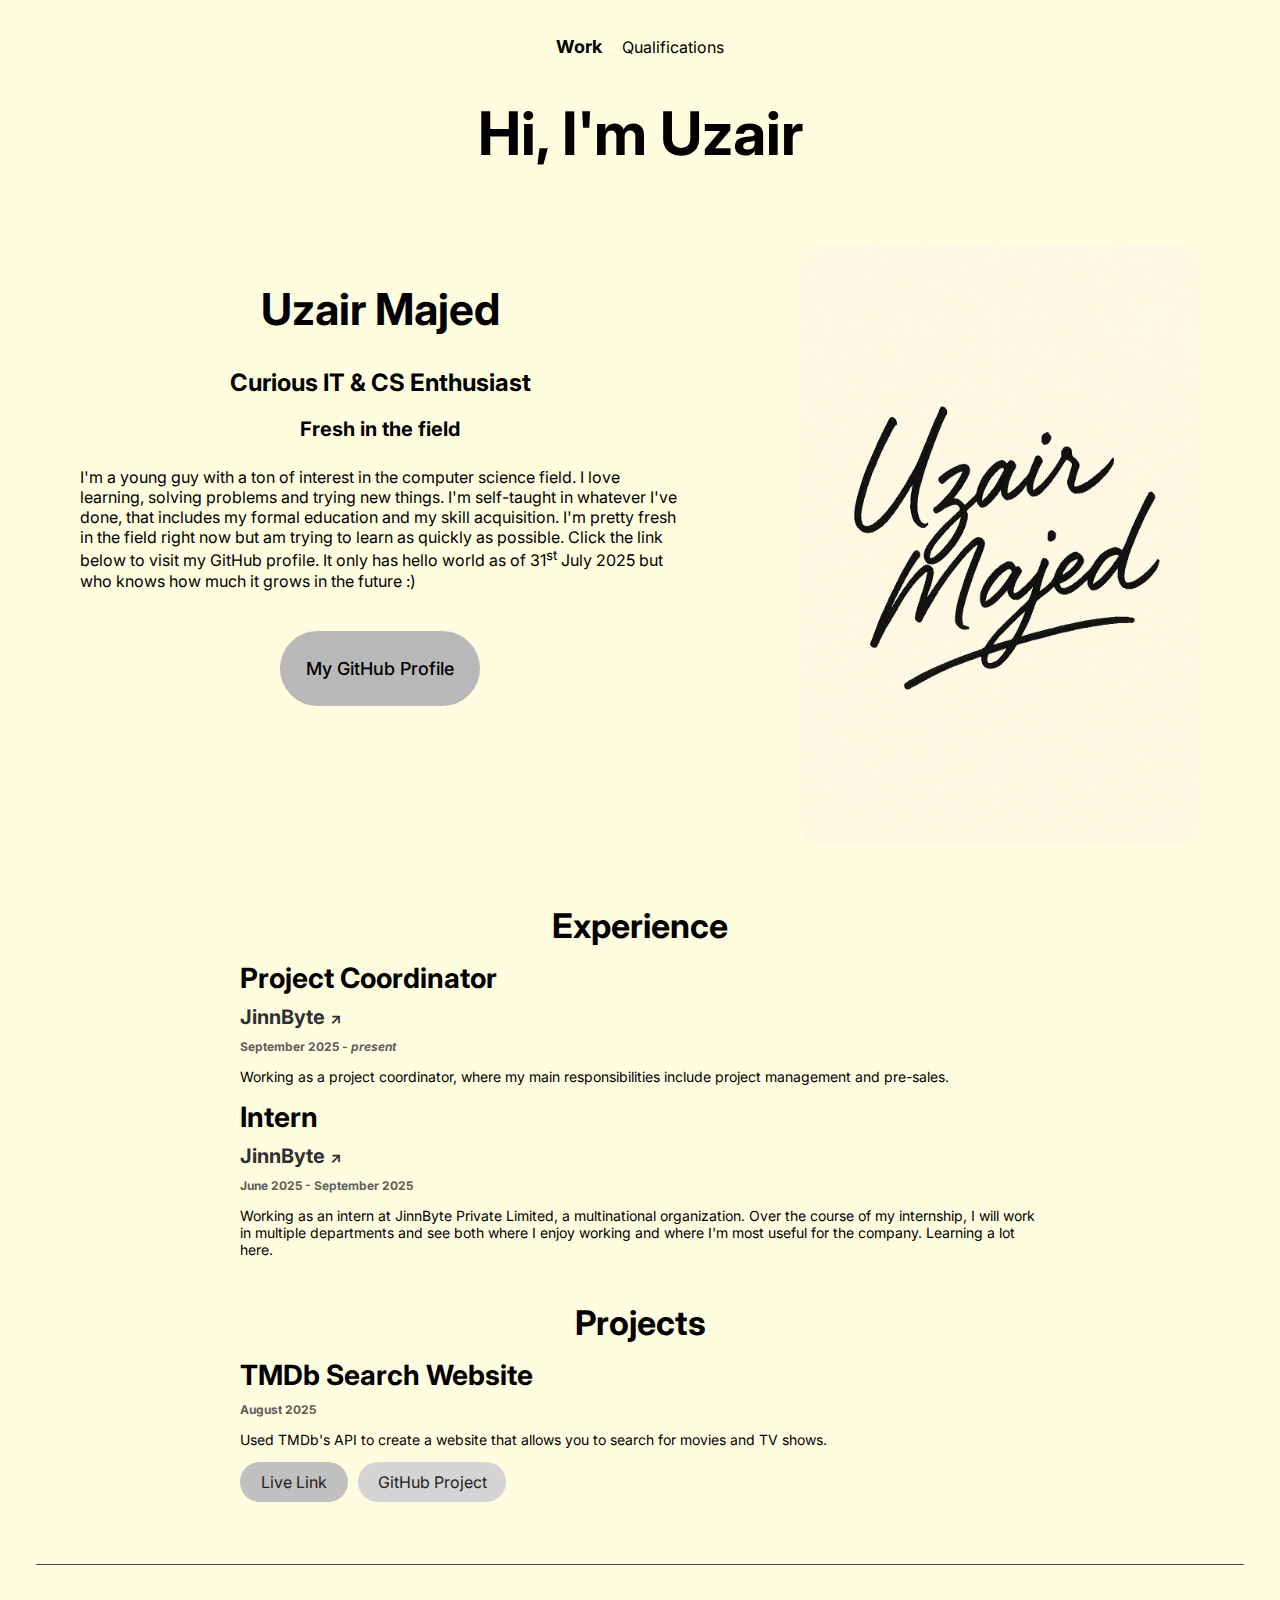
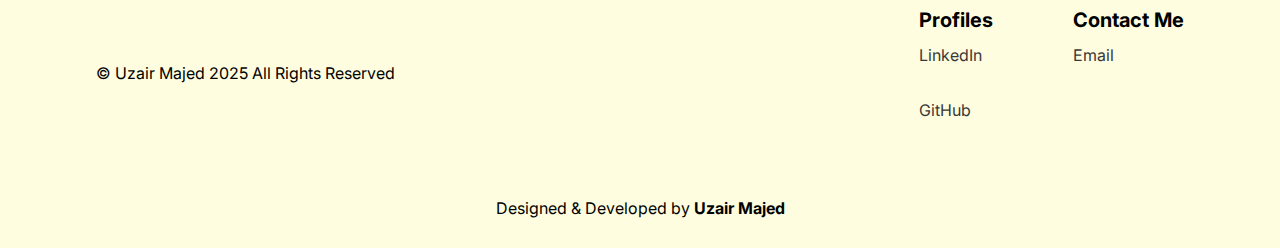
<file: index.html>
<!DOCTYPE html>
<html lang="en">
<head>
    <meta charset="UTF-8">
    <meta name="viewport" content="width=device-width, initial-scale=1.0">
    <meta name="description" content="This is a basic HTML site that will briefly showcase my portfolio (which is really small right now lol).">
    <title>Uzair Majed</title>
    <link rel="preconnect" href="https://fonts.googleapis.com">
    <link rel="preconnect" href="https://fonts.gstatic.com" crossorigin>
    <link href="https://fonts.googleapis.com/css2?family=Inter:ital,opsz,wght@0,14..32,100..900;1,14..32,100..900&display=swap" rel="stylesheet">
    <link href="style.css" rel="stylesheet">
    <link rel="icon" href="assets/um_signature.png">
</head>
<body>
    <header>
        <nav>
            <a class="navBar" href="index.html" style="font-size: 1.8rem;"><b>Work</b></a>
            <a class="navBar" href="education.html">Qualifications</a>
        </nav>
        <h1 id="helloPage">Hi, I'm Uzair</h1>
    </header>

    <main>

        <div id="nameAndExperienceAndImage">

            <div id="nameAndExperience">

                <h2 id="myName">Uzair Majed</h2>

                <h3 id="myTag">
                    Curious IT & CS Enthusiast
                </h3>

                <h4 id="myOneLiner">
                    Fresh in the field
                </h4>

                <div id="myBioDiv">
                    <p id="myBio">
                    I'm a young guy with a ton of interest in the computer science field. I love learning, solving problems and trying new things.
                    I'm self-taught in whatever I've done, that includes my formal education and my skill acquisition. I'm pretty fresh in the 
                    field right now but am trying to learn as quickly as possible. Click the link below to visit my GitHub profile. It only has hello world
                    as of 31<sup>st</sup> July 2025 but who knows how much it grows in the future :)
                    </p>
                </div>

                <div id="myGithubClick">
                    <a href="https://github.com/um-505" target="_blank">My GitHub Profile</a>
                </div>
            </div>

            <div id="mySignatureDiv">
                <img alt="a picture of me walking in the park" id="mySignature" src="assets/um_signature_matching.png">
            </div>

        </div>

        <div id="educationAndExperience">
            <div id="eduAndExpID">

                <div id="exp">

                    <h2 id="Experience">
                        Experience
                    </h2>

                    <h3 class="eTitle">
                        Project Coordinator
                    </h3>

                    <h4 class="org">
                        <a id="jbLink" href="https://jinnbyte.com/" target="_blank" rel="noopener noreferrer">JinnByte <span id="arrow">↗</span></a>
                    </h4>

                    <h5 class="eDuration">
                        September 2025 - <i>present</i>
                    </h5>

                    <div class="dDesc">
                        <p class="eDesc">
                            Working as a project coordinator, where my main responsibilities include project management and pre-sales.
                        </p>
                    </div>

                    <h3 class="eTitle">
                        Intern
                    </h3>

                    <h4 class="org">
                        <a id="jbLink" href="https://jinnbyte.com/" target="_blank" rel="noopener noreferrer">JinnByte <span id="arrow">↗</span></a>
                    </h4>

                    <h5 class="eDuration">
                        June 2025 - September 2025
                    </h5>

                    <div class="dDesc">
                        <p class="eDesc">
                            Working as an intern at JinnByte Private Limited, a multinational organization. Over the course of my internship, I will work in multiple departments
                            and see both where I enjoy working and where I'm most useful for the company. Learning a lot here.
                        </p>
                    </div>

                </div>
                
                <div id="projects">

                    <h2 class="subHeading">
                        Projects
                    </h2>

                    <h3 class="eTitle">
                        TMDb Search Website
                    </h3>

                    <h5 class="eDuration">
                        August 2025
                    </h5>

                    <div class="dDesc">
                        <p class="eDesc">
                            Used TMDb's API to create a website that allows you to search for movies and TV shows.
                        </p>
                    </div>

                    <div class="links">
                        <div id="projectLink">
                            <a class="linkText" href="https://um-tmdb-search.vercel.app/" target="_blank">Live Link</a>
                        </div>
                        <div id="githubLink">
                            <a class="linkText" href="https://github.com/um-505/tmdb-search" target="_blank">GitHub Project</a>
                        </div>
                    </div>
                    
                </div>

        </div>
    </main>

    <hr>

    <footer>

        <div id="copyrightAndLinks">
            <div id="copyright">
                <p>&copy; Uzair Majed 2025 All Rights Reserved</p>
            </div>

            <div id="externals">
                <div id="profilesDiv">
                    <h1>Profiles</h1>
                    <div id="profilesLinks">
                        <a class="links" href="https://pk.linkedin.com/in/umsheikh" target="_blank">LinkedIn</a>
                        <a class="links" href="https://github.com/um-505" target="_blank">GitHub</a>
                    </div>
                </div>
                <div id="contactDiv">
                    <h1>Contact Me</h1>
                    <a class="links" href="mailto:uzair.majed@outlook.com" target="_blank">Email</a>
                </div>
            </div>
        </div>

        <div>
            <p id="designedBy">Designed & Developed by <b>Uzair Majed</b></p>
        </div>
    </footer>
</body>
</html>
</file>
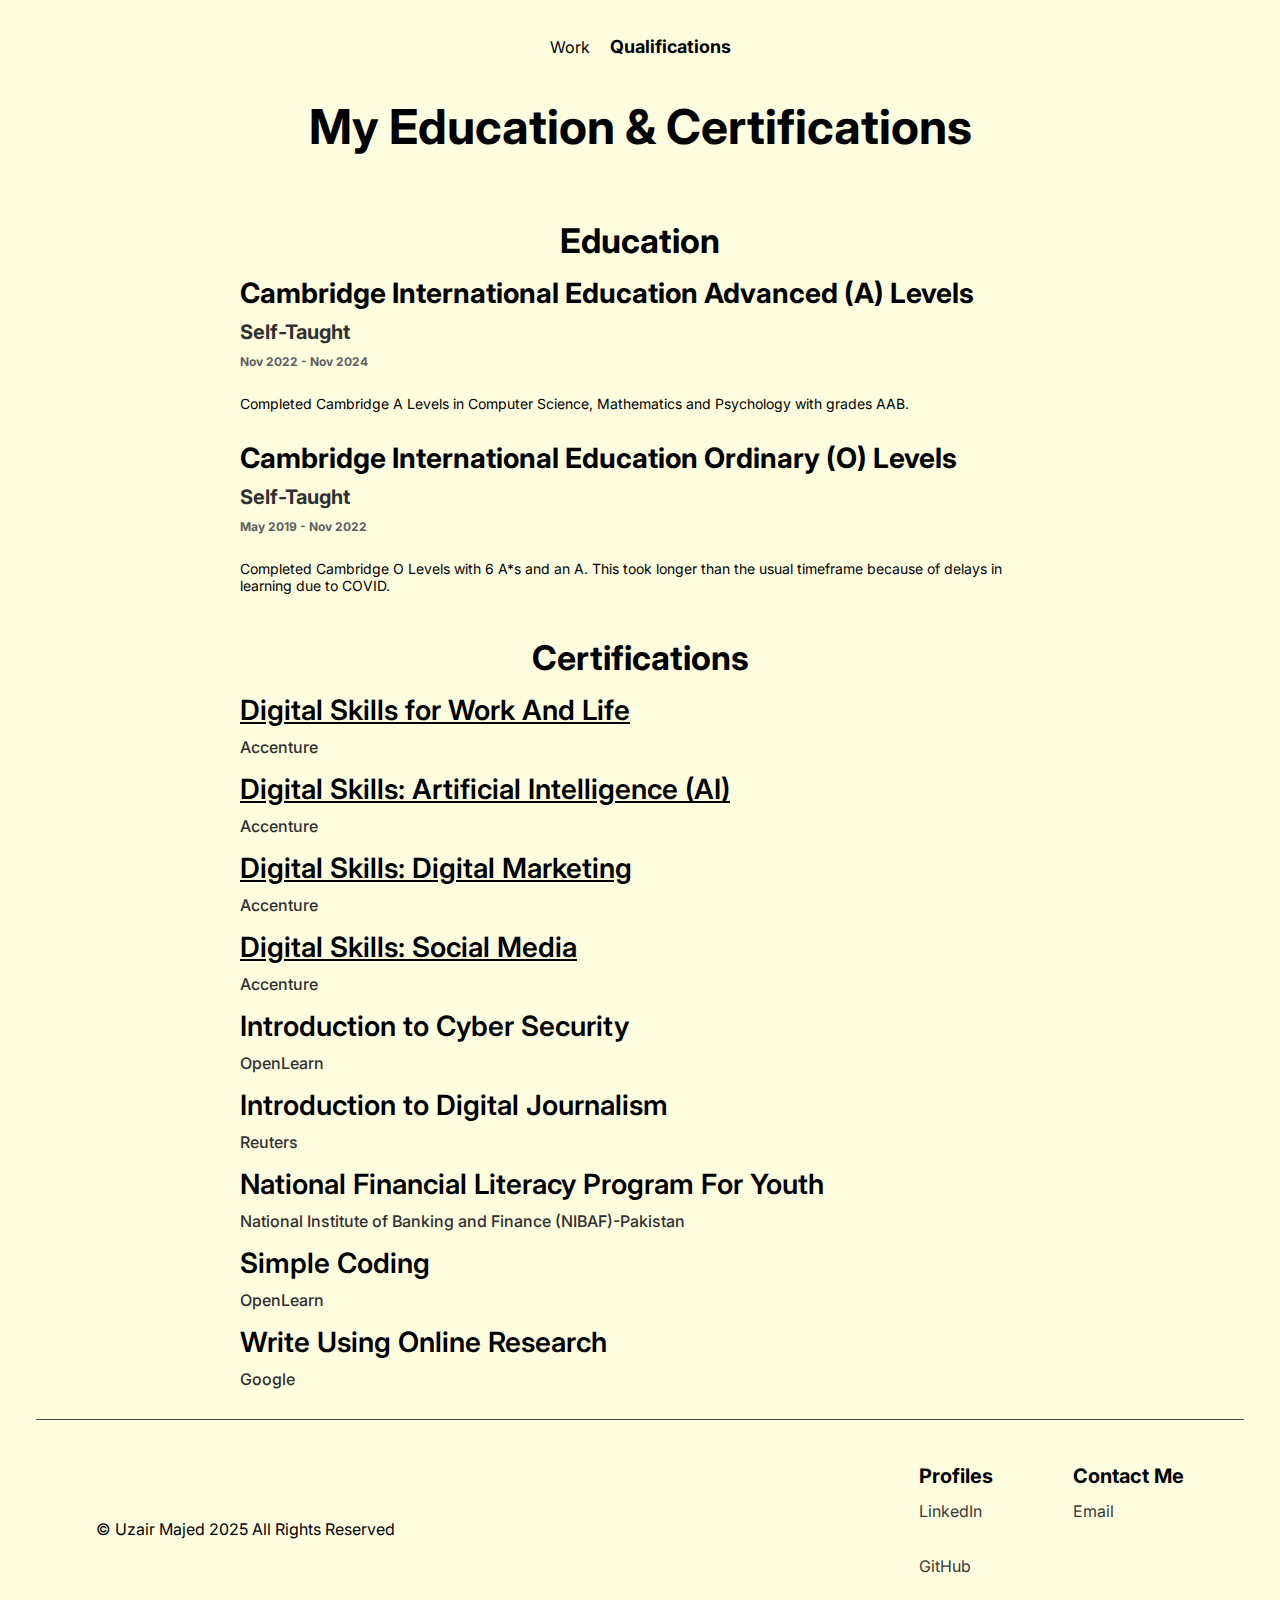
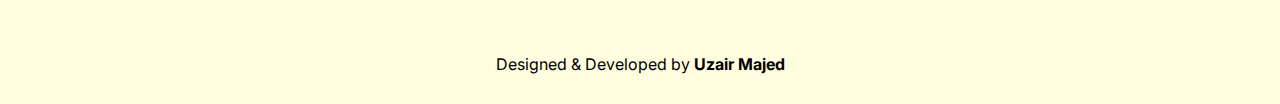
<file: education.html>
<!DOCTYPE html>
<html lang="en">
<head>
    <meta charset="UTF-8">
    <meta name="viewport" content="width=device-width, initial-scale=1.0">
    <title>Uzair Majed</title>
    <link rel="preconnect" href="https://fonts.googleapis.com">
    <link rel="preconnect" href="https://fonts.gstatic.com" crossorigin>
    <link href="https://fonts.googleapis.com/css2?family=Inter:ital,opsz,wght@0,14..32,100..900;1,14..32,100..900&display=swap" rel="stylesheet">
    <link rel="stylesheet" href="style.css">
</head>
<body>

    <header>
        <nav>
            <a class="navBar" href="index.html">Work</a>
            <a class="navBar" href="education.html" style="font-size: 1.8rem;"><b>Qualifications</b></a>
        </nav>
        <h1 id="eduHeading">My Education & Certifications</h1>
    </header>

    <main>
        
        <div id="alphaContainer">
            <div id="container">
                <div id="eduPage">

                    <h2 class="subHeading">
                        Education
                    </h2>

                    <h3 class="eTitle">
                        Cambridge International Education Advanced (A) Levels
                    </h3>

                    <h4 class="org">
                        Self-Taught
                    </h4>

                    <h5 class="eDuration">
                        Nov 2022 - Nov 2024
                    </h5>

                    <div class="dDesc">
                        <p class="eDesc">
                            Completed Cambridge A Levels in Computer Science, Mathematics and Psychology with grades AAB.
                        </p>
                    </div>

                    <h3 class="eTitle">
                        Cambridge International Education Ordinary (O) Levels
                    </h3>

                    <h4 class="org">
                        Self-Taught
                    </h4>

                    <h5 class="eDuration">
                        May 2019 - Nov 2022
                    </h5>

                    <div class="dDesc">
                        <p class="eDesc">
                            Completed Cambridge O Levels with 6 A*s and an A. This took longer than the usual timeframe because of delays in learning due to COVID.
                        </p>
                    </div>

                </div>

                <div id="certifications">

                    <h2 class="subHeading">Certifications</h2>

                    <h3 class="certTitle"><a class="certTitle" target="_blank" href="https://www.futurelearn.com/certificates/5tl4yee">Digital Skills for Work And Life</a></h3>
                    <h4 class="certOrg">Accenture</h4>

                    <h3 class="certTitle"><a class="certTitle" target="_blank" href="https://www.futurelearn.com/certificates/htljdc7">Digital Skills: Artificial Intelligence (AI)</a></h3>
                    <h4 class="certOrg">Accenture</h4>

                    <h3 class="certTitle"><a class="certTitle" target="_blank" href="https://www.futurelearn.com/certificates/0z7ovkv">Digital Skills: Digital Marketing</a></h3>
                    <h4 class="certOrg">Accenture</h4>

                    <h3 class="certTitle"><a class="certTitle" target="_blank" href="https://www.futurelearn.com/certificates/esnn7m6">Digital Skills: Social Media</a></h3>
                    <h4 class="certOrg">Accenture</h4>

                    <h3 class="certTitle">Introduction to Cyber Security</h3>
                    <h4 class="certOrg">OpenLearn</h4>

                    <h3 class="certTitle">Introduction to Digital Journalism</h3>
                    <h4 class="certOrg">Reuters</h4>

                    <h3 class="certTitle">National Financial Literacy Program For Youth</h3>
                    <h4 class="certOrg">National Institute of Banking and Finance (NIBAF)-Pakistan</h4>

                    <h3 class="certTitle">Simple Coding</h3>
                    <h4 class="certOrg">OpenLearn</h4>

                    <h3 class="certTitle">Write Using Online Research</h3>
                    <h4 class="certOrg">Google</h4>

                </div>
            </div>
        </div>

    </main>

    <hr>

    <footer>

        <div id="copyrightAndLinks">
            <div id="copyright">
                <p>&copy; Uzair Majed 2025 All Rights Reserved</p>
            </div>

            <div id="externals">
                <div id="profilesDiv">
                    <h1>Profiles</h1>
                    <div id="profilesLinks">
                        <a class="links" href="https://pk.linkedin.com/in/umsheikh" target="_blank">LinkedIn</a>
                        <a class="links" href="https://github.com/um-505" target="_blank">GitHub</a>
                    </div>
                </div>
                <div id="contactDiv">
                    <h1>Contact Me</h1>
                    <a class="links" href="mailto:uzair.majed@outlook.com" target="_blank">Email</a>
                </div>
            </div>
        </div>

        <div>
            <p id="designedBy">Designed & Developed by <b>Uzair Majed</b></p>
        </div>
    </footer>
    
</body>
</html>
</file>
<file: style.css>
html {
    font-size: 62.5%;
}

body
{
    background-color: #fffddf;
    margin-top: 0rem;
    padding-left: 28px;
    padding-right: 28px;
    font-family: Inter;
    color: black;
    margin-bottom: 2rem;
}

header
{
    text-align: center;
    font-size: 2.6rem;
    padding: 1.6rem 1.2rem;
    margin-bottom: 0;
}

#helloPage {
    font-size: 6rem;
}

#nameAndExperienceAndImage {
    margin-top: 2rem;
    display: flex;
    flex-direction: row;
    justify-content: center;
    gap: 2rem;
}

#eduHeading {
    font-size: 4.8rem;
    margin-top: 4rem;
    margin-bottom: 2rem;
}

#nameAndExperience
{
    text-align: center;
}

#myName
{
    font-size: 4.4rem;
    margin-bottom: 3.2rem;
}

#myTag {
    font-size: 2.4rem;
    margin: 2rem auto;
}

#myOneLiner {
    margin-top: 2rem;
    color: black;
    font-size: 2rem;
}

#myBio {
    text-align: left;
    font-size: 1.6rem;
}

#myBioDiv {
    max-width: 60rem;
    margin: 0 auto;
    justify-content: center;
    align-items: center;
}

#myGithubClick {
    width: 20rem;
    height: 7.5rem;
    background-color: #b8b8b8;
    margin: 0 auto;
    display: flex;
    justify-content: center;
    align-items: center;
    border-radius: 4rem;
    margin-top: 4rem;
}

#myGithubClick a {
    font-size: 1.8rem;
    font-weight: 500;
    color: #000000;
    text-decoration: none;
}

#mySignatureDiv {
    display: flex;
    flex-direction: column;
    gap: 2rem;
    padding-left: 10rem;
    justify-content: center;
    align-items: center;
}

#mySignature {
    width: 40rem;
    height: auto;
    border-radius: 2.4rem;
    justify-content: center;
    align-items: center;
}

#imageDisplayBtn {
    display: flex;
    flex-direction: column;
    gap: 1rem;
}

#educationAndExperience {
    display: flex;
    flex-direction: column;
    align-items: center;
}

#eduAndExpID {
    display: flex;
    flex-direction: column;
    gap: .1rem;
    text-align: left;
}

#Experience {
    margin-top: 6rem;
    font-size: 3.4rem;
    margin-bottom: 0;
    text-align: center;
}

.subHeading {
    font-size: 3.4rem;
    margin-bottom: 0;
    text-align: center;
}

.eTitle {
    margin-top: 1.5rem;
    font-size: 2.8rem;
    margin-bottom: 0;
}

.org {
    margin-top: 1rem;
    font-size: 2rem;
    margin-bottom: 0;
    color: #303030;
    text-decoration: none;
}

.certTitle {
    margin-top: 1.5rem;
    font-size: 2.8rem;
    margin-bottom: 0;
    font-weight: 600;
    color: black;
}

.certOrg {
    margin-top: 1rem;
    font-size: 1.6rem;
    margin-bottom: 0;
    color: #303030;
    text-decoration: none;
    font-weight: 500;
}

.certCred {
    margin-top: 1rem;
    font-size: 1.2rem;
    color: #5e5e5e;
    margin-bottom: 0;
    font-weight: 600;
}

#jbLink {
    color: #303030;
    text-decoration: none;
}

#arrow {
    font-size: 1.5rem;
    vertical-align: baseline;
}

.eDuration {
    margin-top: 1rem;
    font-size: 1.2rem;
    color: #5e5e5e;
    margin-bottom: 0;
}

.eDesc {
    font-size: 1.4rem;
    text-align: left;
}

.dDesc {
    margin-top: 1.2rem;
    max-width: 80rem;
    justify-content: center;
    align-items: center;
    margin-bottom: 0;
    text-align: left;
}

hr {
    border: none;
    border-top: 1.6px solid #494949;
    margin: 3rem 0;
}

#profilesLinks {
    display: flex;
    flex-direction: column;
    gap: .3rem;
}

footer {
    display: flex;
    flex-direction: column;
    gap: 1rem;
}

#copyrightAndLinks {
    display: flex;
    flex-direction: row;
    justify-content: space-between;
    align-items: center;
}

#copyright {
    padding-left: 6rem;
    text-align: left;
    font-size: 1.6rem;
}

#externals {
    display: flex;
    flex-direction: row;
    gap: 8rem;
    justify-content: right;
    align-items: right;
    padding-right: 6rem;
}

#profilesDiv {
    text-align: center;
}

#contactDiv {
    text-align: center;
}

.links {
    font-size: 1.6rem;
    text-decoration: none;
    color: #383838;
}

#designedBy {
    text-align: center;
    font-size: 1.6rem;
    margin: 0 auto;
    padding-top: 3.6rem;
    padding-bottom: 1rem;
}

#eduPage {
    display: flex;
    flex-direction: column;
    text-align: left;
}

#certifications {
    display: flex;
    flex-direction: column;
    text-align: left;
}

#alphaContainer {
    display: flex;
    flex-direction: column;
    justify-content: center;
    align-items: center;
}

#container {
    display: flex;
    flex-direction: column;
    margin-top: 0rem;
    gap: .1rem;
    text-align: left;
}

.links {
    display: flex;
    flex-direction: row;
    gap: 1rem;
    margin-bottom: 3.2rem;
    font-size: 1.6rem;
}

#projectLink {
    height: 4rem;
    width: 10.8rem;
    background-color: #c0c0c0;
    display: flex;
    justify-content: center;
    align-items: center;
    border-radius: 2rem;
}

#githubLink {
    height: 4rem;
    width: 14.8rem;
    background-color: #d4d4d4;
    display: flex;
    justify-content: center;
    align-items: center;
    border-radius: 2rem;
}

.linkText {
    text-decoration: none;
    color: rgb(34, 34, 34);
}

.navBar {
    font-size: 1.6rem;
    text-decoration: none;
    color: black;
}

nav {
    display: flex;
    flex-direction: row;
    gap: 2rem;
    justify-content: center;
    margin-top: 2rem;
    align-items: center;
}

.currentPage {
    font-size: 20rem;
}

@media (max-width: 1168px) {
    html {
        font-size: 50%;
    }
    header {
        font-size: 3rem;
        padding: 0;
        margin-bottom: 0;
    }
    main {
        margin: 0;
        padding: 0;
    }
    #myName {
        margin-top: 0;
    }
    #myBio {
        text-align: center;
    }
    .dDesc {
        text-align: center;
    }
    #nameAndExperienceAndImage {
        flex-direction: column;
    }
    #mySignatureDiv {
        padding-left: 0;
        justify-content: center;
    }
    #mySignature {
        width: 50%;
    }
    footer {
        padding: 1rem;
        
    }
}

@media (max-width: 680px) {
    footer {
        flex-direction: column;
        justify-content: center;
    }
    #copyrightAndLinks {
        flex-direction: column;
    }
    #externals {
        padding: 0;
    }
    #copyright {
        padding: 0;
        text-align: center;
    }
}

@media (max-width: 480px) {

    footer {
        flex-direction: column;
        gap: 1rem;
    }
}

@media (max-width: 320px) {
    #externals {
        flex-direction: column;
        gap: 1rem;
    }
}
</file>
